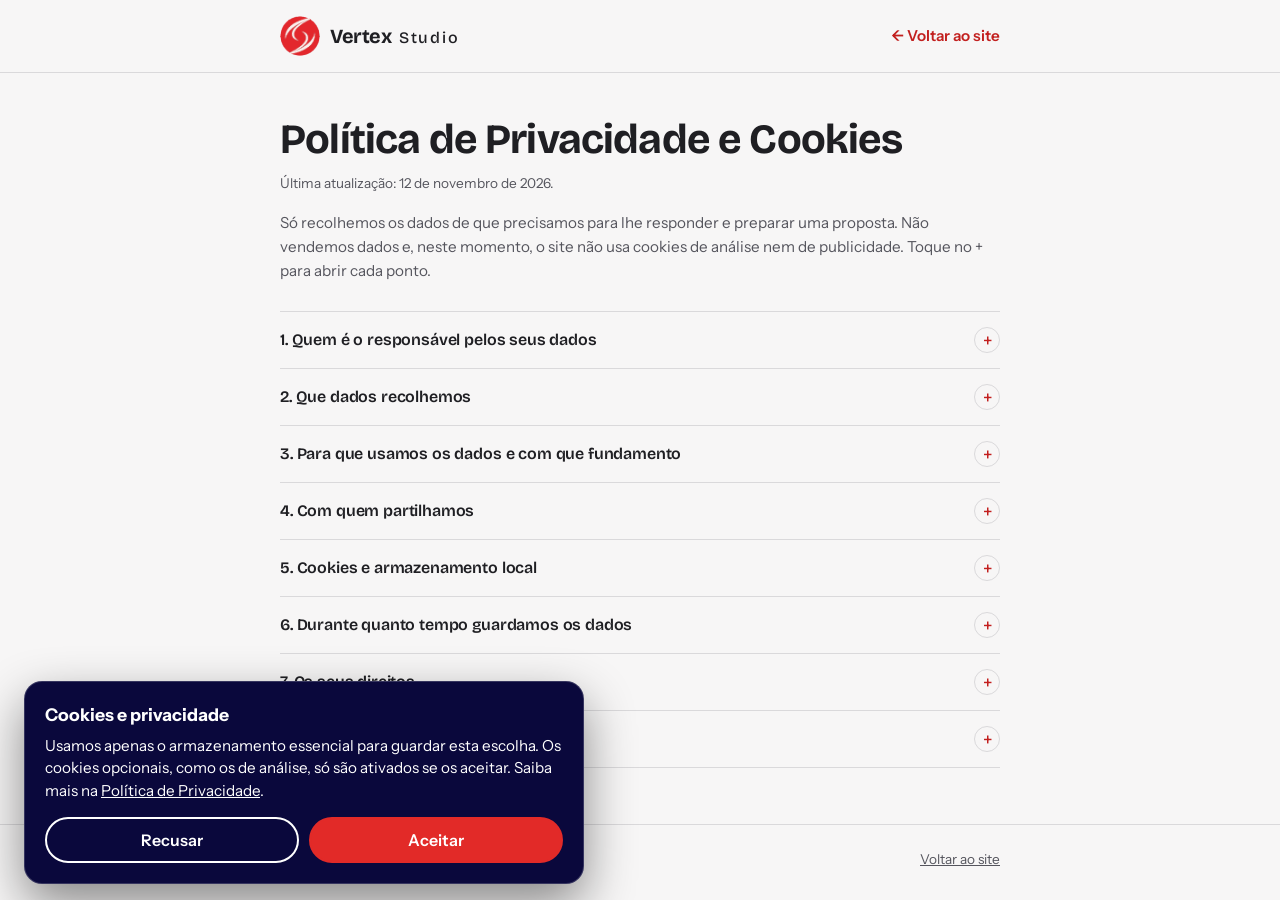
<file: privacidade.html>
<!DOCTYPE html>
<html lang="pt-PT">
<head>
<meta charset="utf-8">
<meta name="viewport" content="width=device-width, initial-scale=1, viewport-fit=cover">
<title>Política de Privacidade e Cookies · VertexStudio</title>
<meta name="description" content="Como a VertexStudio trata os seus dados pessoais e que cookies usa.">
<link rel="preconnect" href="https://fonts.googleapis.com">
<link rel="preconnect" href="https://fonts.gstatic.com" crossorigin>
<link href="https://fonts.googleapis.com/css2?family=Bricolage+Grotesque:opsz,wght@12..96,500;12..96,700&family=Instrument+Sans:wght@400;500;600&display=swap" rel="stylesheet">
<style>
:root{
  --bg:#F7F6F6;--surface:#EDECEC;--ink:#1F1F23;--muted:#55555D;--line:#DAD9DB;--accent:#C21F1E;--on-accent:#fff;
  --display:"Bricolage Grotesque","Trebuchet MS",system-ui,sans-serif;
  --body:"Instrument Sans",system-ui,-apple-system,"Segoe UI",sans-serif;
  color-scheme:light;
}
*,*::before,*::after{box-sizing:border-box}
html{scroll-behavior:smooth}
body{margin:0;background:var(--bg);color:var(--ink);font:400 1rem/1.6 var(--body);-webkit-font-smoothing:antialiased;padding-bottom:env(safe-area-inset-bottom,0px)}
a{color:var(--accent)}
:focus-visible{outline:3px solid var(--accent);outline-offset:3px;border-radius:4px}
.wrap{max-width:760px;margin:0 auto;padding:0 20px}
header{border-bottom:1px solid var(--line);padding-top:env(safe-area-inset-top,0px)}
header .wrap{display:flex;align-items:center;justify-content:space-between;gap:16px;padding-top:16px;padding-bottom:16px}
.logo{display:flex;align-items:center;gap:10px;font:700 1.25rem var(--display);letter-spacing:-.02em;color:var(--ink);text-decoration:none;white-space:nowrap}
.logo img{width:40px;height:40px;border-radius:50%;display:block}
.logo b{font-weight:500;letter-spacing:.12em;font-size:.8em;margin-left:.15em}
.back{font-weight:600;font-size:.95rem;text-decoration:none;white-space:nowrap}
.back:hover{text-decoration:underline}
h1{font-family:var(--display);line-height:1.1;letter-spacing:-.02em;margin:44px 0 0;font-size:clamp(1.8rem,5.5vw,2.6rem)}
.meta{color:var(--muted);font-size:.85rem;margin:10px 0 0}
.lead{font-size:.95rem;color:var(--muted);margin:16px 0 0}
.topics{margin-top:28px;border-top:1px solid var(--line)}
.topic{border-bottom:1px solid var(--line)}
.topic summary{display:flex;justify-content:space-between;align-items:center;gap:16px;padding:15px 0;cursor:pointer;list-style:none}
.topic summary::-webkit-details-marker{display:none}
.topic summary h2{margin:0;font:600 1rem/1.3 var(--display);letter-spacing:-.01em}
.topic summary::after{content:"+";flex:none;width:26px;height:26px;display:grid;place-items:center;border-radius:50%;border:1.5px solid var(--line);color:var(--accent);font:500 1.1rem/1 var(--body)}
.topic[open] summary::after{content:"−";background:var(--accent);border-color:var(--accent);color:var(--on-accent)}
.tbody{padding:0 0 18px;font-size:.85rem;line-height:1.6;color:var(--muted)}
.tbody p{margin:8px 0 0}
.tbody ul{margin:8px 0 0;padding-left:1.15em}
.tbody li{margin:4px 0}
.tbody strong{color:var(--ink)}
.pend{background:color-mix(in srgb,var(--accent) 14%,transparent);padding:1px 6px;border-radius:6px;font-weight:600;color:var(--ink)}
.tw{overflow-x:auto;margin-top:12px;border:1px solid var(--line);border-radius:10px}
table{border-collapse:collapse;width:100%;min-width:480px;font-size:.82rem}
th,td{text-align:left;padding:10px 12px;border-bottom:1px solid var(--line);vertical-align:top}
th{background:var(--surface);color:var(--ink);font-weight:600}
tr:last-child td{border-bottom:0}
code{font:500 .92em ui-monospace,Consolas,monospace;background:var(--surface);padding:2px 6px;border-radius:6px}
.btn{display:inline-block;margin-top:12px;background:var(--accent);color:var(--on-accent);font:600 .88rem var(--body);padding:10px 18px;border-radius:999px;border:0;cursor:pointer}
.btn:hover{filter:brightness(1.08)}
footer{border-top:1px solid var(--line);margin-top:56px;padding:24px 0;color:var(--muted);font-size:.85rem}
footer .wrap{display:flex;justify-content:space-between;flex-wrap:wrap;gap:10px}
footer a{color:inherit}
@media (prefers-reduced-motion:reduce){html{scroll-behavior:auto}}
</style>
</head>
<body>
<header>
  <div class="wrap">
    <a class="logo" href="index.html" aria-label="Vertex Studio, página inicial"><img src="[data-uri]" alt="" width="40" height="40"><span>Vertex <b>Studio</b></span></a>
    <a class="back" href="index.html">← Voltar ao site</a>
  </div>
</header>

<main class="wrap">
  <h1>Política de Privacidade e Cookies</h1>
  <p class="meta">Última atualização: 12 de novembro de 2026.</p>
  <p class="lead">Só recolhemos os dados de que precisamos para lhe responder e preparar uma proposta. Não vendemos dados e, neste momento, o site não usa cookies de análise nem de publicidade. Toque no + para abrir cada ponto.</p>

  <div class="topics">

    <details class="topic">
      <summary><h2>1. Quem é o responsável pelos seus dados</h2></summary>
      <div class="tbody">
        <p>Para efeitos da legislação de proteção de dados aplicável, nomeadamente o Regulamento Geral sobre a Proteção de Dados (RGPD), o responsável pelo tratamento é, a título individual, quem presta os serviços com o nome comercial VertexStudio:</p>
        <ul>
          <li><strong>Nome:</strong> Guilherme Alexandre dos Santos Simões</li>
          <li><strong>Localização:</strong> Barreiro, Portugal</li>
          <li><strong>Email de contacto:</strong> <a href="mailto:vertex.studio.888@outlook.pt">vertex.studio.888@outlook.pt</a></li>
        </ul>
        <p>Para qualquer questão sobre privacidade, use o email acima.</p>
      </div>
    </details>

    <details class="topic">
      <summary><h2>2. Que dados recolhemos</h2></summary>
      <div class="tbody">
        <p>Quando pede um orçamento ou nos contacta, recebemos:</p>
        <ul>
          <li>o seu nome e email;</li>
          <li>o número de WhatsApp, se o indicar (é opcional);</li>
          <li>o tipo de projeto, o orçamento estimado, o prazo e a mensagem que escrever.</li>
        </ul>
        <p>Ao abrir o site, o seu endereço IP e os dados do navegador são vistos pelo servidor onde o site está alojado e pelo serviço que fornece as fontes de letra (ponto 4), como acontece em qualquer página web.</p>
      </div>
    </details>

    <details class="topic">
      <summary><h2>3. Para que usamos os dados e com que fundamento</h2></summary>
      <div class="tbody">
        <ul>
          <li>Responder ao seu pedido e preparar a proposta: diligências pré-contratuais a seu pedido (art. 6.º, n.º 1, al. b), do RGPD) e o seu consentimento (al. a)), que dá ao marcar a caixa no formulário.</li>
          <li>Cumprir obrigações legais, como as fiscais e de faturação, se vier a ser nosso cliente (al. c)).</li>
          <li>Manter o site seguro e evitar abusos, com base no nosso interesse legítimo (al. f)).</li>
        </ul>
        <p>Não tomamos decisões automatizadas, não criamos perfis e só lhe enviamos comunicações de marketing se o pedir expressamente.</p>
      </div>
    </details>

    <details class="topic">
      <summary><h2>4. Com quem partilhamos</h2></summary>
      <div class="tbody">
        <ul>
          <li><strong>FormSubmit</strong> (formsubmit.co): encaminha o formulário do site para o nosso email.</li>
          <li><strong>Microsoft Outlook</strong>: o serviço de email onde recebemos e guardamos as mensagens.</li>
          <li><strong>Google Fonts</strong>: fornece as fontes de letra. Ao carregar a página, o seu endereço IP é transmitido à Google.</li>
          <li><span class="pend">[fornecedor de alojamento]</span>: aloja o site.</li>
        </ul>
        <p>Estes prestadores tratam os dados apenas para nos prestarem o serviço. Alguns podem estar fora do Espaço Económico Europeu e, nesses casos, o tratamento apoia-se nas garantias previstas no RGPD, como as cláusulas contratuais-tipo. Não vendemos nem cedemos os seus dados a terceiros para fins comerciais.</p>
      </div>
    </details>

    <details class="topic" id="cookies">
      <summary><h2>5. Cookies e armazenamento local</h2></summary>
      <div class="tbody">
        <p>Quando abre o site pela primeira vez, mostramos um aviso para aceitar ou recusar os cookies opcionais. A tabela mostra o que usamos hoje:</p>
        <div class="tw">
          <table>
            <thead><tr><th>Nome</th><th>Para que serve</th><th>Tipo</th><th>Duração</th></tr></thead>
            <tbody>
              <tr><td><code>vs-cookies</code> (armazenamento local)</td><td>Guarda a sua escolha sobre cookies, para não voltarmos a perguntar de cada vez.</td><td>Essencial</td><td>12 meses</td></tr>
              <tr><td>Análise e publicidade</td><td>Não usamos nenhum neste momento.</td><td>Opcional</td><td>Não se aplica</td></tr>
            </tbody>
          </table>
        </div>
        <p>Os essenciais não precisam do seu consentimento. Os opcionais, se um dia os usarmos, só serão ativados se carregar em «Aceitar» no aviso, e esta política será atualizada antes disso.</p>
        <p>As fontes de letra são carregadas dos servidores da Google sempre que abre o site, independentemente da sua escolha, o que implica a transmissão do seu endereço IP (ponto 4).</p>
        <p>Pode mudar de ideias a qualquer momento:</p>
        <button class="btn" type="button" id="ck-open">Alterar preferências de cookies</button>
      </div>
    </details>

    <details class="topic">
      <summary><h2>6. Durante quanto tempo guardamos os dados</h2></summary>
      <div class="tbody">
        <p>Se o pedido não resultar em contrato, guardamos os dados até 24 meses após o último contacto, para podermos retomar a conversa, e depois apagamo-los. Se se tornar cliente, guardamo-los durante o contrato e pelos prazos legais aplicáveis, por exemplo os fiscais e contabilísticos.</p>
      </div>
    </details>

    <details class="topic">
      <summary><h2>7. Os seus direitos</h2></summary>
      <div class="tbody">
        <p>Pode pedir-nos o acesso aos seus dados, a retificação, o apagamento, a limitação do tratamento, a portabilidade e opor-se ao tratamento. Se deu consentimento, pode retirá-lo a qualquer momento, sem afetar o que já foi feito antes.</p>
        <p>Basta escrever para <a href="mailto:vertex.studio.888@outlook.pt">vertex.studio.888@outlook.pt</a>. Respondemos no prazo máximo de um mês. Se entender que o tratamento viola a lei, pode apresentar reclamação à Comissão Nacional de Proteção de Dados (CNPD), em <a href="https://www.cnpd.pt" rel="noopener">www.cnpd.pt</a>.</p>
      </div>
    </details>

    <details class="topic">
      <summary><h2>8. Segurança e alterações</h2></summary>
      <div class="tbody">
        <p>Adotamos medidas técnicas e organizativas adequadas para proteger os dados contra acesso não autorizado. Podemos atualizar esta política e a data da última atualização está sempre no topo desta página.</p>
      </div>
    </details>

  </div>
</main>

<footer>
  <div class="wrap"><span>© 2026 VertexStudio</span><a href="index.html">Voltar ao site</a></div>
</footer>
<script src="cookies.js"></script>
</body>
</html>
</file>
